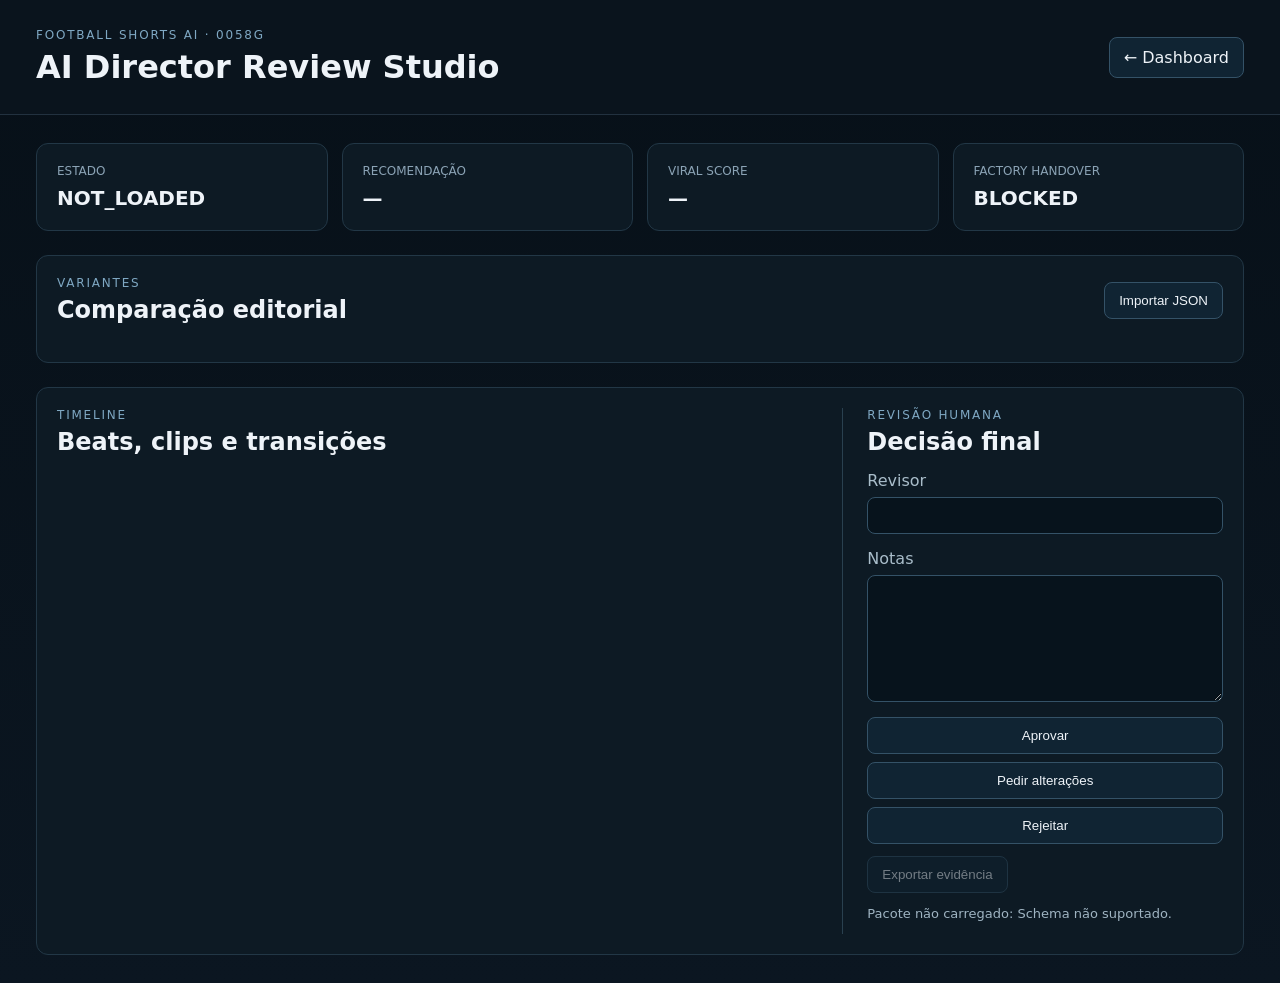
<file: dashboard/ai-director-review.html>
<!doctype html>
<html lang="pt">
<head>
  <meta charset="utf-8">
  <meta name="viewport" content="width=device-width,initial-scale=1">
  <title>AI Director Review Studio</title>
  <link rel="stylesheet" href="assets/ai-director-review.css">
</head>
<body>
  <header class="topbar">
    <div>
      <p class="eyebrow">FOOTBALL SHORTS AI · 0058G</p>
      <h1>AI Director Review Studio</h1>
    </div>
    <a class="back" href="index.html">← Dashboard</a>
  </header>

  <main>
    <section class="status-grid" aria-label="Estado do AI Director">
      <article><span>Estado</span><strong id="directorState">NOT_LOADED</strong></article>
      <article><span>Recomendação</span><strong id="recommendedVariant">—</strong></article>
      <article><span>Viral score</span><strong id="viralScore">—</strong></article>
      <article><span>Factory handover</span><strong id="handoverState">BLOCKED</strong></article>
    </section>

    <section class="panel">
      <div class="panel-head">
        <div>
          <p class="eyebrow">VARIANTES</p>
          <h2>Comparação editorial</h2>
        </div>
        <button id="importButton" type="button">Importar JSON</button>
        <input id="fileInput" type="file" accept="application/json" hidden>
      </div>
      <div id="variantGrid" class="variant-grid"></div>
    </section>

    <section class="panel two-column">
      <div>
        <p class="eyebrow">TIMELINE</p>
        <h2>Beats, clips e transições</h2>
        <div id="timeline" class="timeline"></div>
      </div>
      <aside>
        <p class="eyebrow">REVISÃO HUMANA</p>
        <h2>Decisão final</h2>
        <label>Revisor<input id="reviewer" type="text" autocomplete="name"></label>
        <label>Notas<textarea id="notes" rows="7"></textarea></label>
        <div class="decision-row">
          <button data-decision="approved" type="button">Aprovar</button>
          <button data-decision="changes_requested" type="button">Pedir alterações</button>
          <button data-decision="rejected" type="button">Rejeitar</button>
        </div>
        <button id="exportButton" type="button" disabled>Exportar evidência</button>
        <p id="reviewMessage" class="message">Carregue um pacote válido.</p>
      </aside>
    </section>
  </main>

  <script src="assets/ai-director-review.js"></script>
</body>
</html>
</file>
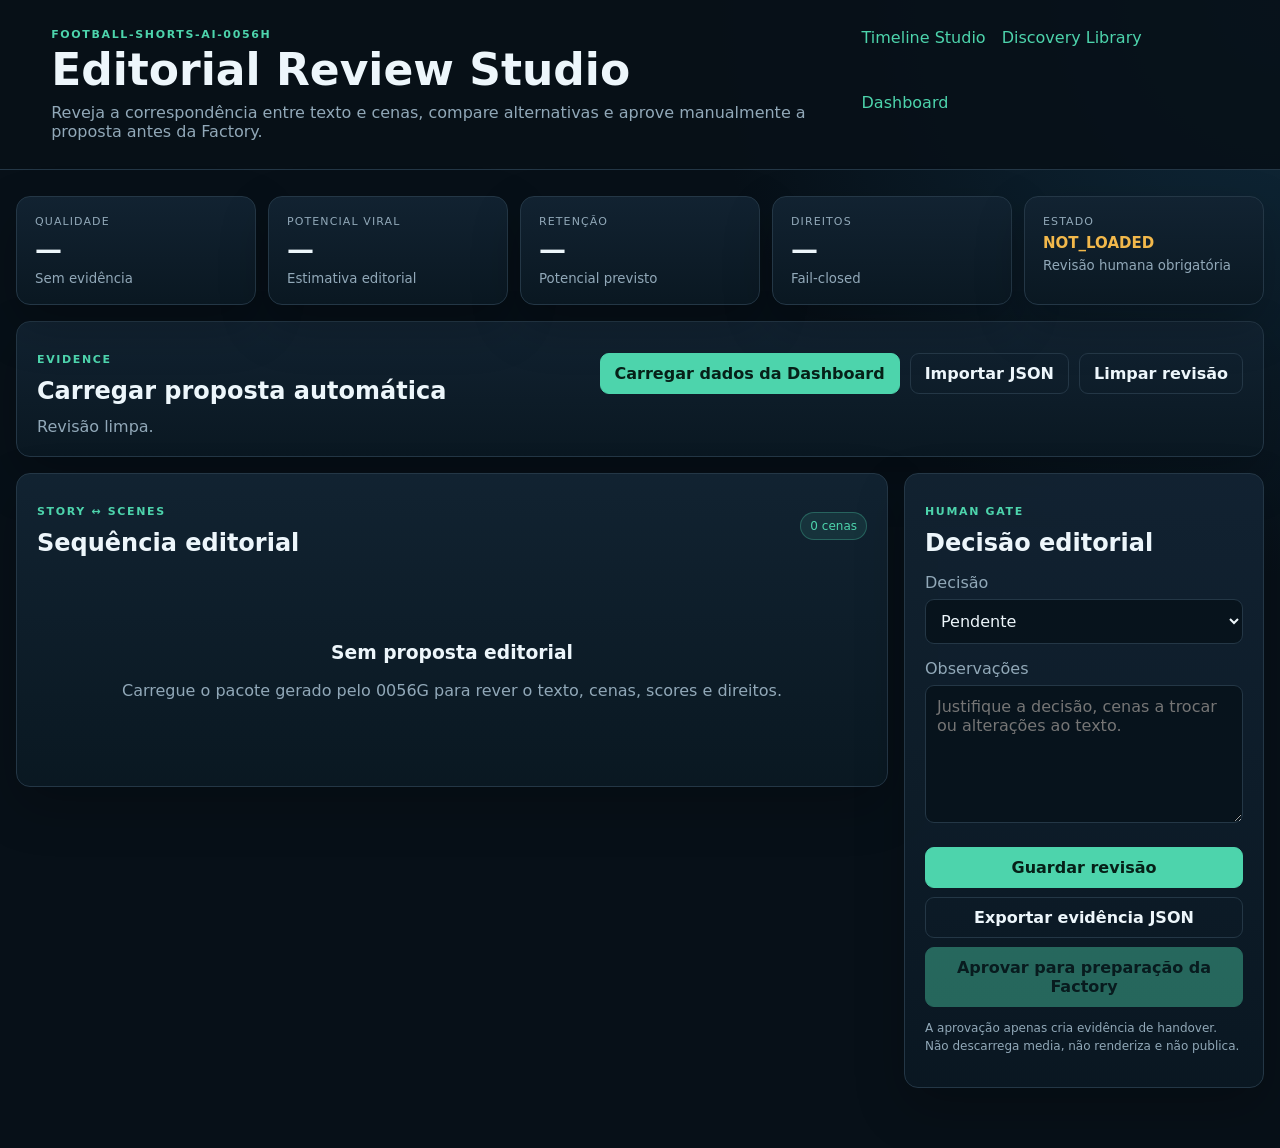
<file: dashboard/editorial-review.html>
<!DOCTYPE html>
<html lang="pt-PT">
<head>
  <meta charset="UTF-8">
  <meta name="viewport" content="width=device-width, initial-scale=1.0">
  <meta name="description" content="Football Shorts AI Editorial Review Studio">
  <title>Editorial Review · Football Shorts AI</title>
  <link rel="stylesheet" href="assets/editorial-review.css">
</head>
<body>
  <header class="topbar">
    <div>
      <p class="eyebrow">FOOTBALL-SHORTS-AI-0056H</p>
      <h1>Editorial Review Studio</h1>
      <p>Reveja a correspondência entre texto e cenas, compare alternativas e aprove manualmente a proposta antes da Factory.</p>
    </div>
    <nav>
      <a href="timeline-studio.html">Timeline Studio</a>
      <a href="discovery.html">Discovery Library</a>
      <a href="index.html">Dashboard</a>
    </nav>
  </header>

  <main class="review-shell">
    <section class="score-grid" aria-label="Resumo editorial">
      <article class="score-card"><span>QUALIDADE</span><strong id="quality-score">—</strong><small id="quality-band">Sem evidência</small></article>
      <article class="score-card"><span>POTENCIAL VIRAL</span><strong id="viral-score">—</strong><small>Estimativa editorial</small></article>
      <article class="score-card"><span>RETENÇÃO</span><strong id="retention-score">—</strong><small>Potencial previsto</small></article>
      <article class="score-card"><span>DIREITOS</span><strong id="rights-score">—</strong><small id="rights-state">Fail-closed</small></article>
      <article class="score-card"><span>ESTADO</span><strong id="review-state" class="status warning">NOT_LOADED</strong><small>Revisão humana obrigatória</small></article>
    </section>

    <section class="toolbar panel">
      <div>
        <p class="eyebrow">EVIDENCE</p>
        <h2>Carregar proposta automática</h2>
      </div>
      <div class="toolbar-actions">
        <button id="load-dashboard-data" type="button">Carregar dados da Dashboard</button>
        <label class="file-button">Importar JSON<input id="import-json" type="file" accept="application/json"></label>
        <button id="reset-review" type="button" class="secondary">Limpar revisão</button>
      </div>
      <p id="load-message" class="helper">Procura `data/editorial_review_package.json` e, em alternativa, evidência guardada localmente.</p>
    </section>

    <section class="workspace-grid">
      <article class="panel sequence-panel">
        <div class="section-heading">
          <div><p class="eyebrow">STORY ↔ SCENES</p><h2>Sequência editorial</h2></div>
          <span id="scene-count" class="pill">0 cenas</span>
        </div>
        <div id="scene-list" class="scene-list" aria-live="polite"></div>
      </article>

      <aside class="panel inspector">
        <div class="section-heading"><div><p class="eyebrow">HUMAN GATE</p><h2>Decisão editorial</h2></div></div>
        <label>Decisão
          <select id="decision">
            <option value="pending">Pendente</option>
            <option value="approved">Aprovar proposta</option>
            <option value="changes_requested">Pedir alterações</option>
            <option value="rejected">Rejeitar</option>
          </select>
        </label>
        <label>Observações
          <textarea id="review-notes" rows="6" maxlength="2000" placeholder="Justifique a decisão, cenas a trocar ou alterações ao texto."></textarea>
        </label>
        <div id="blockers" class="blockers"></div>
        <button id="save-review" type="button">Guardar revisão</button>
        <button id="export-review" type="button" class="secondary">Exportar evidência JSON</button>
        <button id="approve-factory" type="button" disabled>Aprovar para preparação da Factory</button>
        <p class="safety-note">A aprovação apenas cria evidência de handover. Não descarrega media, não renderiza e não publica.</p>
      </aside>
    </section>
  </main>

  <template id="empty-template">
    <div class="empty-state"><h3>Sem proposta editorial</h3><p>Carregue o pacote gerado pelo 0056G para rever o texto, cenas, scores e direitos.</p></div>
  </template>

  <script src="assets/editorial-review.js"></script>
</body>
</html>
</file>
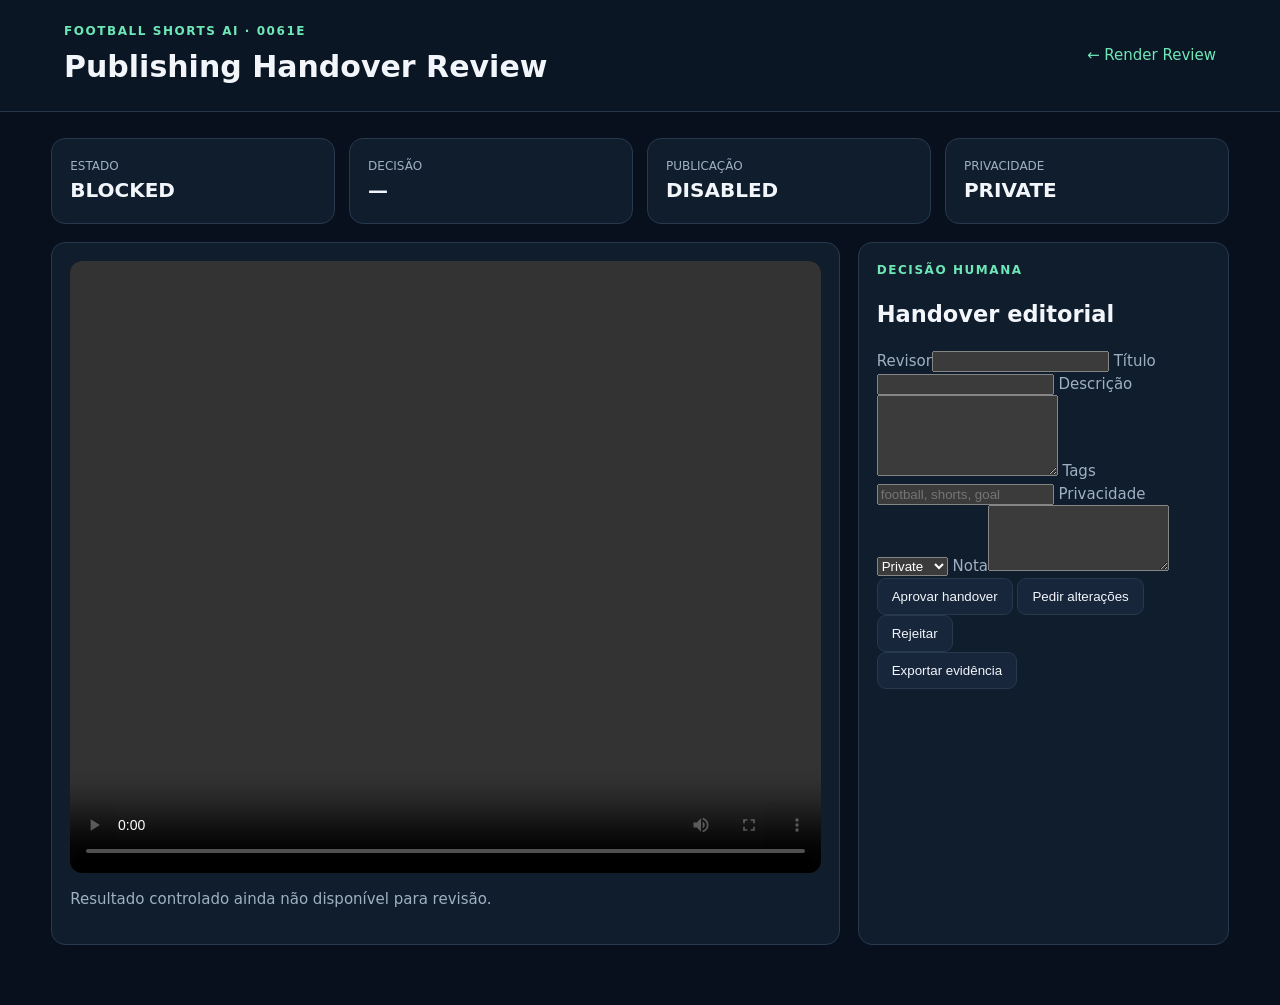
<file: dashboard/publishing-handover.html>
<!doctype html>
<html lang="pt-PT">
<head>
  <meta charset="utf-8">
  <meta name="viewport" content="width=device-width,initial-scale=1">
  <title>Publishing Handover Review</title>
  <link rel="stylesheet" href="assets/video-preview.css">
</head>
<body>
  <header class="topbar">
    <div><p class="eyebrow">FOOTBALL SHORTS AI · 0061E</p><h1>Publishing Handover Review</h1></div>
    <a href="render-review.html">← Render Review</a>
  </header>
  <main>
    <section class="status-grid">
      <article><span>Estado</span><strong id="handoverState">BLOCKED</strong></article>
      <article><span>Decisão</span><strong id="decisionState">—</strong></article>
      <article><span>Publicação</span><strong id="publishState">DISABLED</strong></article>
      <article><span>Privacidade</span><strong id="privacyState">PRIVATE</strong></article>
    </section>
    <section class="player-grid">
      <article class="player-panel">
        <video id="finalVideo" controls playsinline preload="metadata"></video>
        <p id="message" class="message">A publicação permanece desativada.</p>
      </article>
      <aside class="panel">
        <p class="eyebrow">DECISÃO HUMANA</p>
        <h2>Handover editorial</h2>
        <label>Revisor<input id="reviewer" type="text"></label>
        <label>Título<input id="title" type="text"></label>
        <label>Descrição<textarea id="description" rows="5"></textarea></label>
        <label>Tags<input id="tags" type="text" placeholder="football, shorts, goal"></label>
        <label>Privacidade<select id="privacy"><option value="private">Private</option><option value="unlisted">Unlisted</option><option value="public">Public</option></select></label>
        <label>Nota<textarea id="note" rows="4"></textarea></label>
        <div class="decision-row">
          <button data-decision="approved" type="button">Aprovar handover</button>
          <button data-decision="changes_requested" type="button">Pedir alterações</button>
          <button data-decision="rejected" type="button">Rejeitar</button>
        </div>
        <button id="exportButton" type="button" disabled>Exportar evidência</button>
      </aside>
    </section>
  </main>
  <script src="assets/publishing-handover.js"></script>
</body>
</html>
</file>
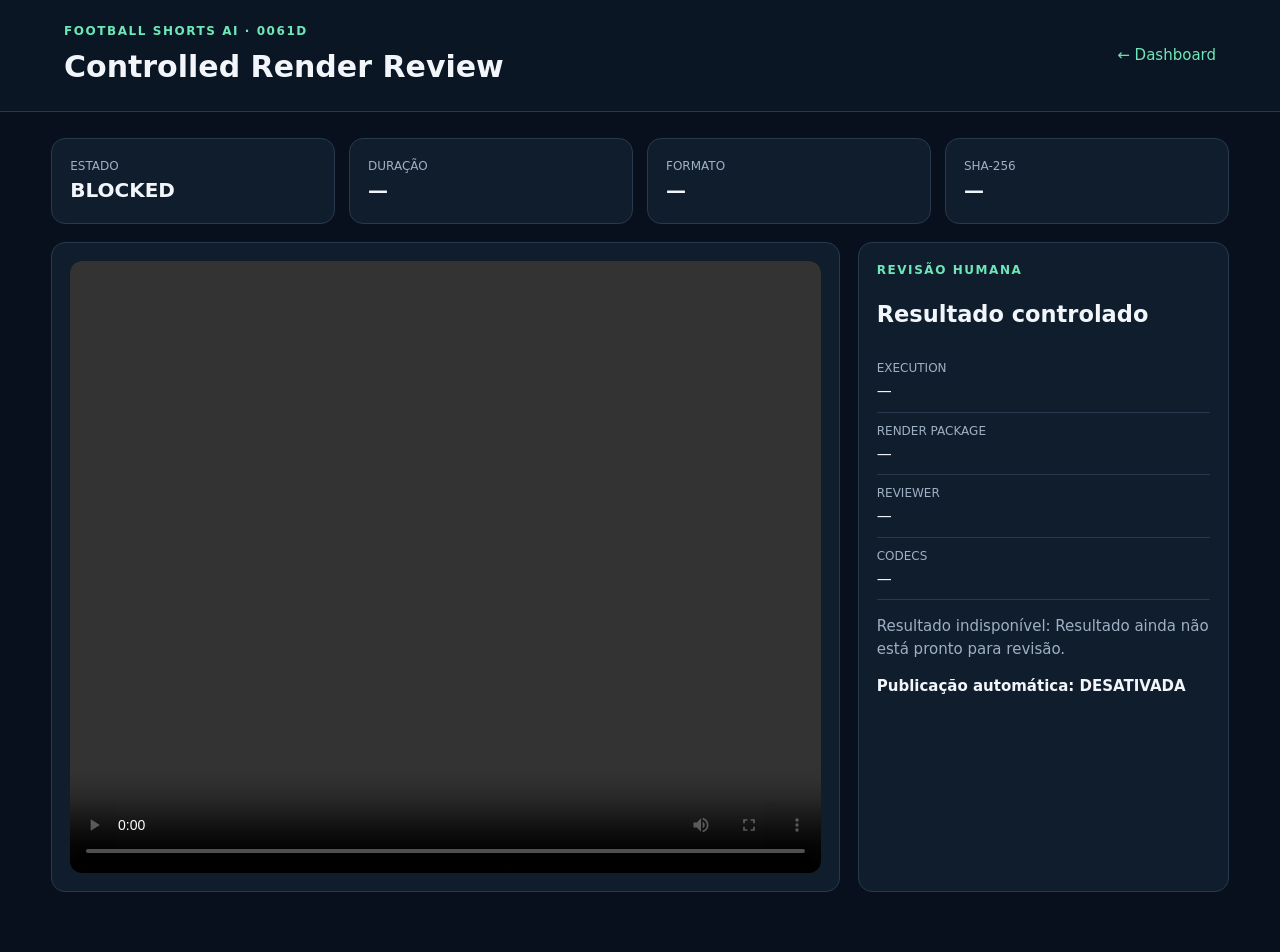
<file: dashboard/render-review.html>
<!doctype html>
<html lang="pt-PT">
<head>
  <meta charset="utf-8">
  <meta name="viewport" content="width=device-width,initial-scale=1">
  <title>Controlled Render Review</title>
  <link rel="stylesheet" href="assets/video-preview.css">
</head>
<body>
  <header class="topbar">
    <div><p class="eyebrow">FOOTBALL SHORTS AI · 0061D</p><h1>Controlled Render Review</h1></div>
    <a href="index.html">← Dashboard</a>
  </header>
  <main>
    <section class="status-grid">
      <article><span>Estado</span><strong id="reviewState">NOT_LOADED</strong></article>
      <article><span>Duração</span><strong id="duration">—</strong></article>
      <article><span>Formato</span><strong id="format">—</strong></article>
      <article><span>SHA-256</span><strong id="digest">—</strong></article>
    </section>
    <section class="player-grid">
      <article class="player-panel">
        <video id="renderVideo" controls playsinline preload="metadata"></video>
      </article>
      <aside class="panel">
        <p class="eyebrow">REVISÃO HUMANA</p>
        <h2>Resultado controlado</h2>
        <dl>
          <div><dt>Execution</dt><dd id="executionId">—</dd></div>
          <div><dt>Render package</dt><dd id="packageId">—</dd></div>
          <div><dt>Reviewer</dt><dd id="reviewer">—</dd></div>
          <div><dt>Codecs</dt><dd id="codecs">—</dd></div>
        </dl>
        <p id="message" class="message">Aguardando resultado real do workflow controlado.</p>
        <p><strong>Publicação automática: DESATIVADA</strong></p>
      </aside>
    </section>
  </main>
  <script src="assets/render-review.js"></script>
</body>
</html>
</file>
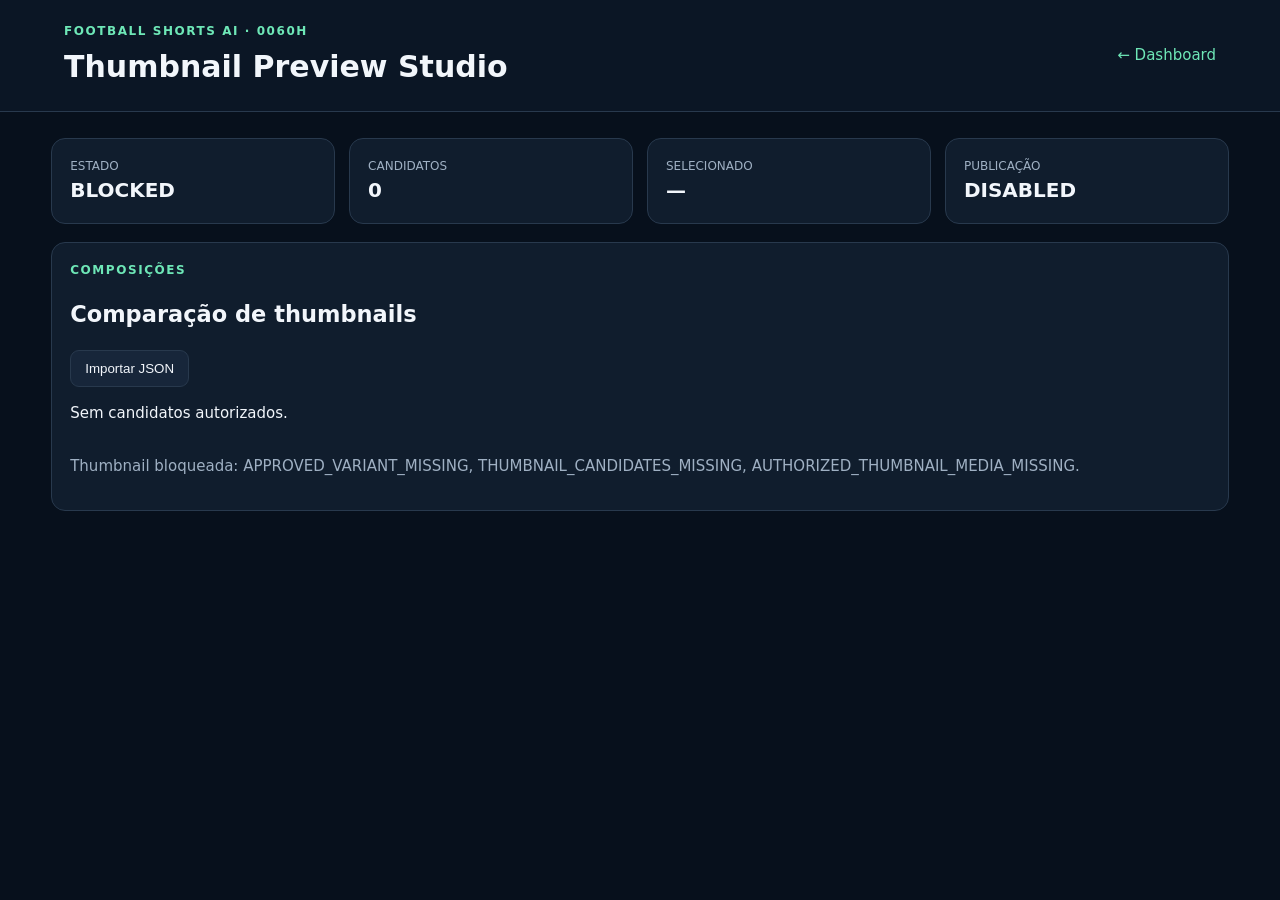
<file: dashboard/thumbnail-preview.html>
<!doctype html>
<html lang="pt-PT">
<head>
  <meta charset="utf-8">
  <meta name="viewport" content="width=device-width,initial-scale=1">
  <title>Thumbnail Preview Studio</title>
  <link rel="stylesheet" href="assets/video-preview.css">
  <style>
    .thumbnail-grid{display:grid;grid-template-columns:repeat(auto-fit,minmax(260px,1fr));gap:1rem}
    .thumbnail-card{background:#111827;border:1px solid #263247;border-radius:16px;overflow:hidden;text-align:left;color:inherit;padding:0;cursor:pointer}
    .thumbnail-card.selected{outline:2px solid #60a5fa}
    .thumbnail-stage{position:relative;aspect-ratio:16/9;background:#030712;overflow:hidden}
    .thumbnail-stage img{width:100%;height:100%;object-fit:cover;display:block}
    .thumbnail-copy{position:absolute;inset:auto 5% 8% 5%;text-shadow:0 3px 12px #000}
    .thumbnail-copy strong{display:block;font-size:clamp(1.3rem,4vw,2.7rem);line-height:.9;text-transform:uppercase}
    .thumbnail-copy span{display:block;margin-top:.45rem;font-weight:700}
    .thumbnail-meta{padding:1rem;display:grid;gap:.35rem}
  </style>
</head>
<body>
  <header class="topbar">
    <div><p class="eyebrow">FOOTBALL SHORTS AI · 0060H</p><h1>Thumbnail Preview Studio</h1></div>
    <a href="index.html">← Dashboard</a>
  </header>
  <main>
    <section class="status-grid">
      <article><span>Estado</span><strong id="compositionState">NOT_LOADED</strong></article>
      <article><span>Candidatos</span><strong id="candidateCount">0</strong></article>
      <article><span>Selecionado</span><strong id="selectedCandidate">—</strong></article>
      <article><span>Publicação</span><strong>DISABLED</strong></article>
    </section>
    <section class="panel">
      <div class="panel-head">
        <div><p class="eyebrow">COMPOSIÇÕES</p><h2>Comparação de thumbnails</h2></div>
        <button id="importButton" type="button">Importar JSON</button>
        <input id="fileInput" type="file" accept="application/json" hidden>
      </div>
      <div id="thumbnailGrid" class="thumbnail-grid"></div>
      <p id="message" class="message">Apenas imagens próprias ou licenciadas podem ser pré-visualizadas.</p>
    </section>
  </main>
  <script src="assets/thumbnail-preview.js"></script>
</body>
</html>
</file>
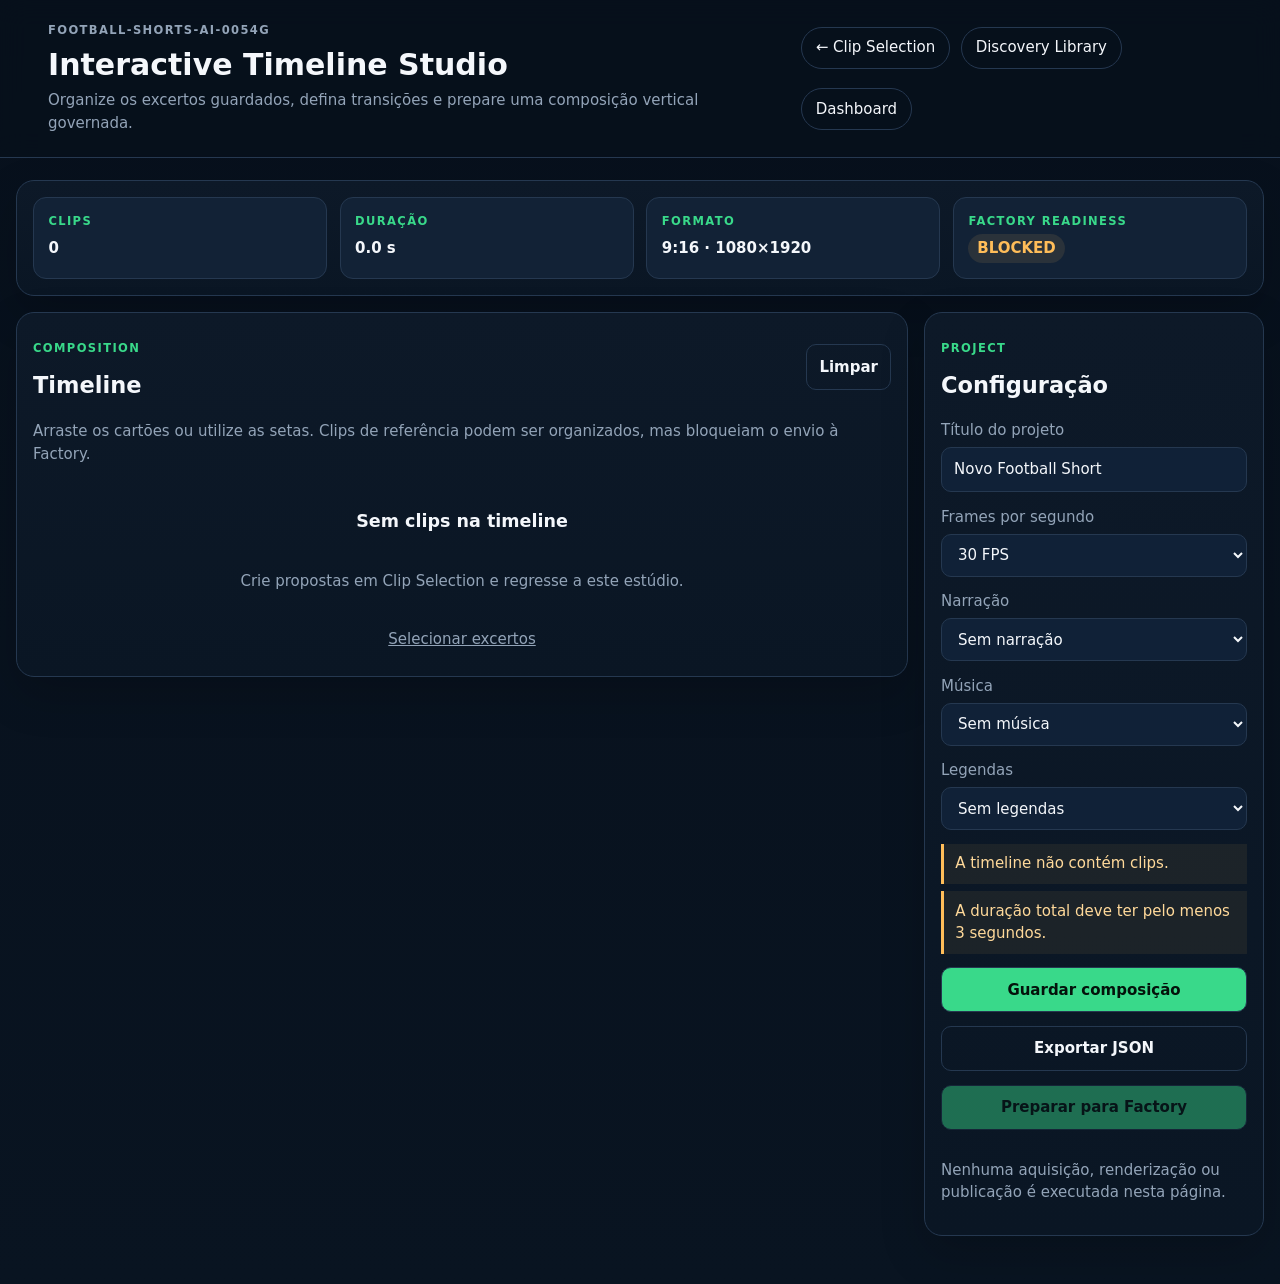
<file: dashboard/timeline-studio.html>
<!DOCTYPE html>
<html lang="pt-PT">
<head>
  <meta charset="UTF-8">
  <meta name="viewport" content="width=device-width, initial-scale=1.0">
  <meta name="description" content="Football Shorts AI Interactive Timeline Studio">
  <title>Timeline Studio · Football Shorts AI</title>
  <link rel="stylesheet" href="assets/timeline-studio.css">
</head>
<body>
  <header class="topbar">
    <div>
      <p class="eyebrow">FOOTBALL-SHORTS-AI-0054G</p>
      <h1>Interactive Timeline Studio</h1>
      <p>Organize os excertos guardados, defina transições e prepare uma composição vertical governada.</p>
    </div>
    <nav>
      <a href="clip-selection.html">← Clip Selection</a>
      <a href="discovery.html">Discovery Library</a>
      <a href="index.html">Dashboard</a>
    </nav>
  </header>

  <main class="studio-shell">
    <section class="panel summary-panel">
      <div>
        <span class="label">CLIPS</span>
        <strong id="clip-count">0</strong>
      </div>
      <div>
        <span class="label">DURAÇÃO</span>
        <strong id="total-duration">0.0 s</strong>
      </div>
      <div>
        <span class="label">FORMATO</span>
        <strong>9:16 · 1080×1920</strong>
      </div>
      <div>
        <span class="label">FACTORY READINESS</span>
        <strong id="factory-status" class="status warning">BLOCKED</strong>
      </div>
    </section>

    <section class="workspace-grid">
      <article class="panel">
        <div class="section-heading">
          <div>
            <p class="eyebrow">COMPOSITION</p>
            <h2>Timeline</h2>
          </div>
          <button id="clear-timeline" type="button" class="secondary">Limpar</button>
        </div>
        <p class="helper">Arraste os cartões ou utilize as setas. Clips de referência podem ser organizados, mas bloqueiam o envio à Factory.</p>
        <div id="timeline-list" class="timeline-list" aria-live="polite"></div>
      </article>

      <aside class="panel inspector">
        <div class="section-heading">
          <div>
            <p class="eyebrow">PROJECT</p>
            <h2>Configuração</h2>
          </div>
        </div>

        <label>Título do projeto
          <input id="project-title" type="text" maxlength="120" value="Novo Football Short">
        </label>

        <label>Frames por segundo
          <select id="fps">
            <option value="24">24 FPS</option>
            <option value="25">25 FPS</option>
            <option value="30" selected>30 FPS</option>
            <option value="50">50 FPS</option>
            <option value="60">60 FPS</option>
          </select>
        </label>

        <label>Narração
          <select id="voiceover-state">
            <option value="none">Sem narração</option>
            <option value="planned">Planeada</option>
            <option value="ready">Pronta</option>
          </select>
        </label>

        <label>Música
          <select id="music-state">
            <option value="none">Sem música</option>
            <option value="planned">Planeada</option>
            <option value="ready">Pronta</option>
          </select>
        </label>

        <label>Legendas
          <select id="captions-state">
            <option value="none">Sem legendas</option>
            <option value="planned">Planeadas</option>
            <option value="ready">Prontas</option>
          </select>
        </label>

        <div id="blockers" class="blockers"></div>

        <button id="save-project" type="button">Guardar composição</button>
        <button id="export-project" type="button" class="secondary">Exportar JSON</button>
        <button id="prepare-factory" type="button" disabled>Preparar para Factory</button>

        <p class="safety-note">Nenhuma aquisição, renderização ou publicação é executada nesta página.</p>
      </aside>
    </section>
  </main>

  <template id="empty-template">
    <div class="empty-state">
      <h3>Sem clips na timeline</h3>
      <p>Crie propostas em Clip Selection e regresse a este estúdio.</p>
      <a href="clip-selection.html">Selecionar excertos</a>
    </div>
  </template>

  <script src="assets/timeline-studio.js"></script>
</body>
</html>
</file>
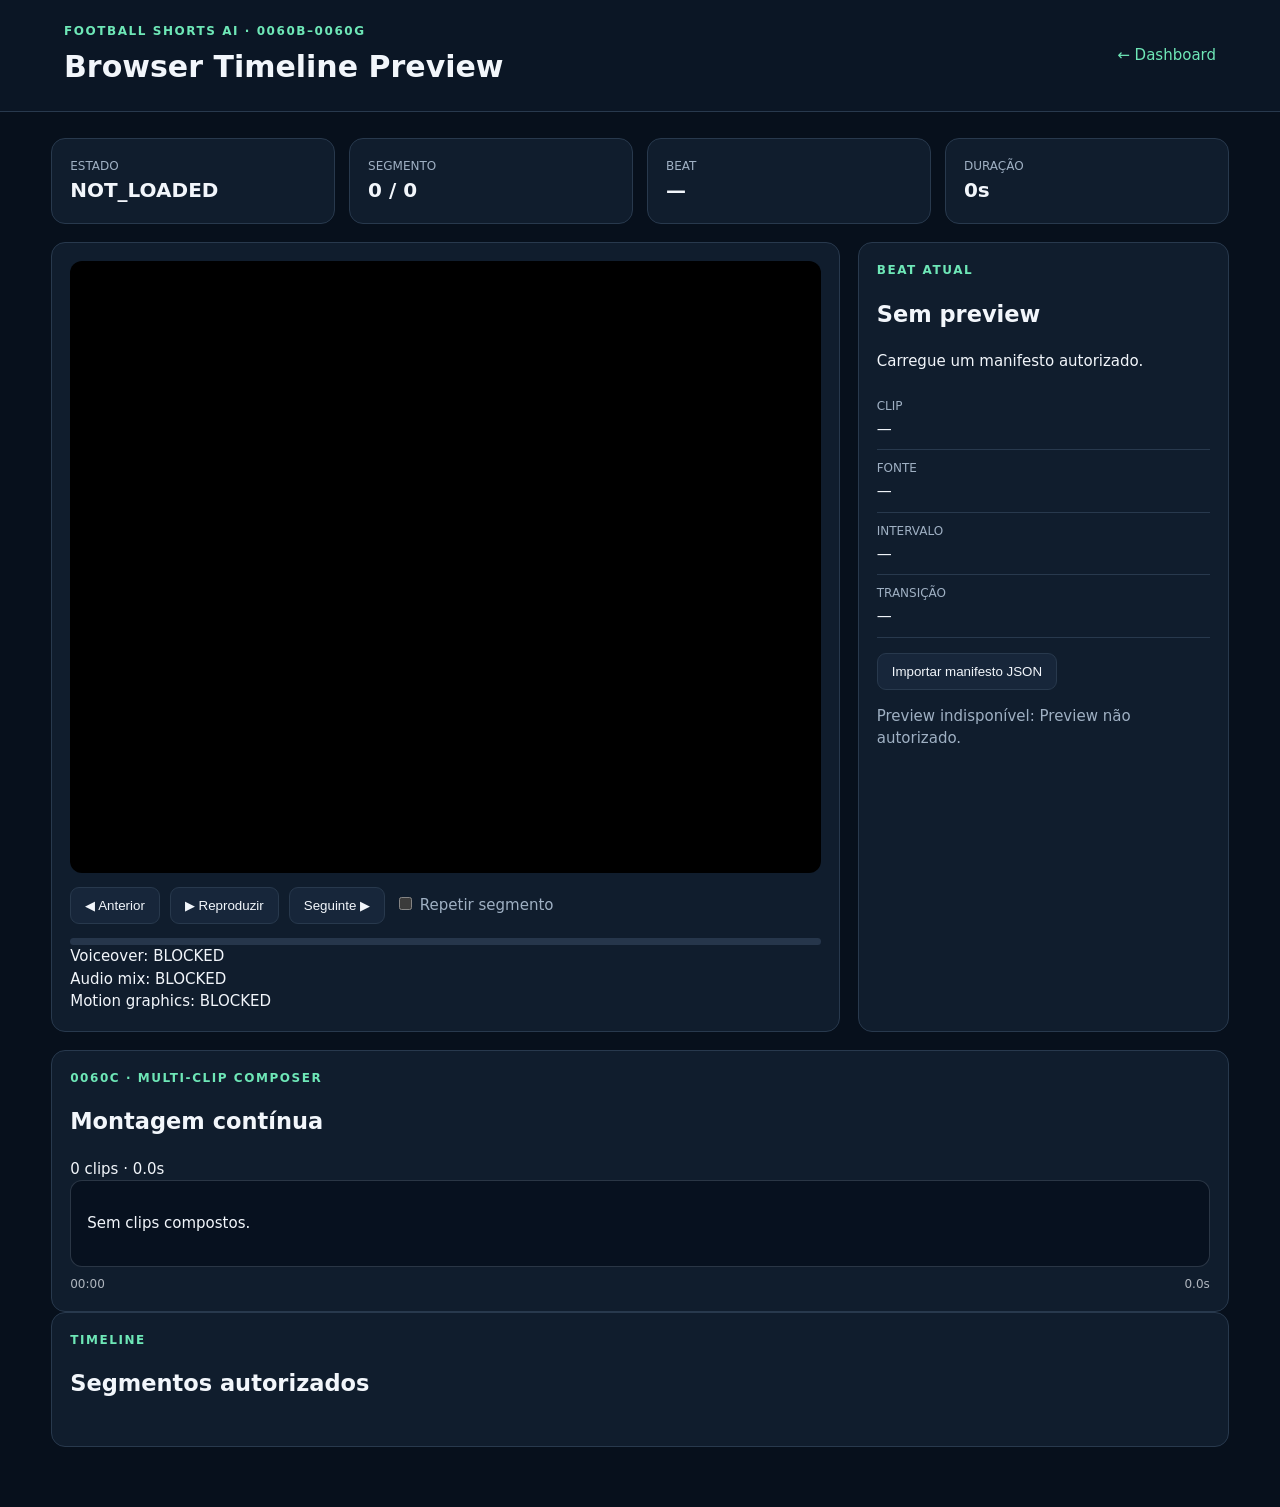
<file: dashboard/video-preview.html>
<!doctype html>
<html lang="pt-PT">
<head>
  <meta charset="utf-8">
  <meta name="viewport" content="width=device-width,initial-scale=1">
  <title>Video Factory Preview</title>
  <link rel="stylesheet" href="assets/video-preview.css">
</head>
<body>
  <header class="topbar">
    <div><p class="eyebrow">FOOTBALL SHORTS AI · 0060B–0060G</p><h1>Browser Timeline Preview</h1></div>
    <a href="index.html">← Dashboard</a>
  </header>
  <main>
    <section class="status-grid">
      <article><span>Estado</span><strong id="previewState">NOT_LOADED</strong></article>
      <article><span>Segmento</span><strong id="segmentPosition">0 / 0</strong></article>
      <article><span>Beat</span><strong id="currentRole">—</strong></article>
      <article><span>Duração</span><strong id="totalDuration">0s</strong></article>
    </section>
    <section class="player-grid">
      <article class="player-panel">
        <video id="previewVideo" playsinline preload="metadata"></video>
        <div class="controls">
          <button id="previousButton" type="button">◀ Anterior</button>
          <button id="playButton" type="button">▶ Reproduzir</button>
          <button id="nextButton" type="button">Seguinte ▶</button>
          <label><input id="loopSegment" type="checkbox"> Repetir segmento</label>
        </div>
        <div class="progress"><div id="progressValue"></div></div>
      </article>
      <aside class="panel">
        <p class="eyebrow">BEAT ATUAL</p>
        <h2 id="beatTitle">Sem preview</h2>
        <p id="scriptText">Carregue um manifesto autorizado.</p>
        <dl>
          <div><dt>Clip</dt><dd id="clipId">—</dd></div>
          <div><dt>Fonte</dt><dd id="sourceUri">—</dd></div>
          <div><dt>Intervalo</dt><dd id="sourceRange">—</dd></div>
          <div><dt>Transição</dt><dd id="transition">—</dd></div>
        </dl>
        <button id="importButton" type="button">Importar manifesto JSON</button>
        <input id="fileInput" type="file" accept="application/json" hidden>
        <p id="message" class="message">A reprodução exige preview_state=preview_ready e preview_allowed=true.</p>
      </aside>
    </section>
    <section id="multiClipComposer" class="panel" aria-label="Multi-Clip Timeline Composer"></section>
    <section class="panel"><p class="eyebrow">TIMELINE</p><h2>Segmentos autorizados</h2><div id="timeline" class="timeline"></div></section>
  </main>
  <script src="assets/video-preview.js"></script>
  <script src="assets/multi-clip-timeline-composer.js"></script>
  <script src="assets/video-subtitle-overlay.js"></script>
  <script src="assets/video-voiceover-preview.js"></script>
  <script src="assets/video-audio-mix-preview.js"></script>
  <script src="assets/video-motion-graphics-overlay.js"></script>
</body>
</html>
</file>
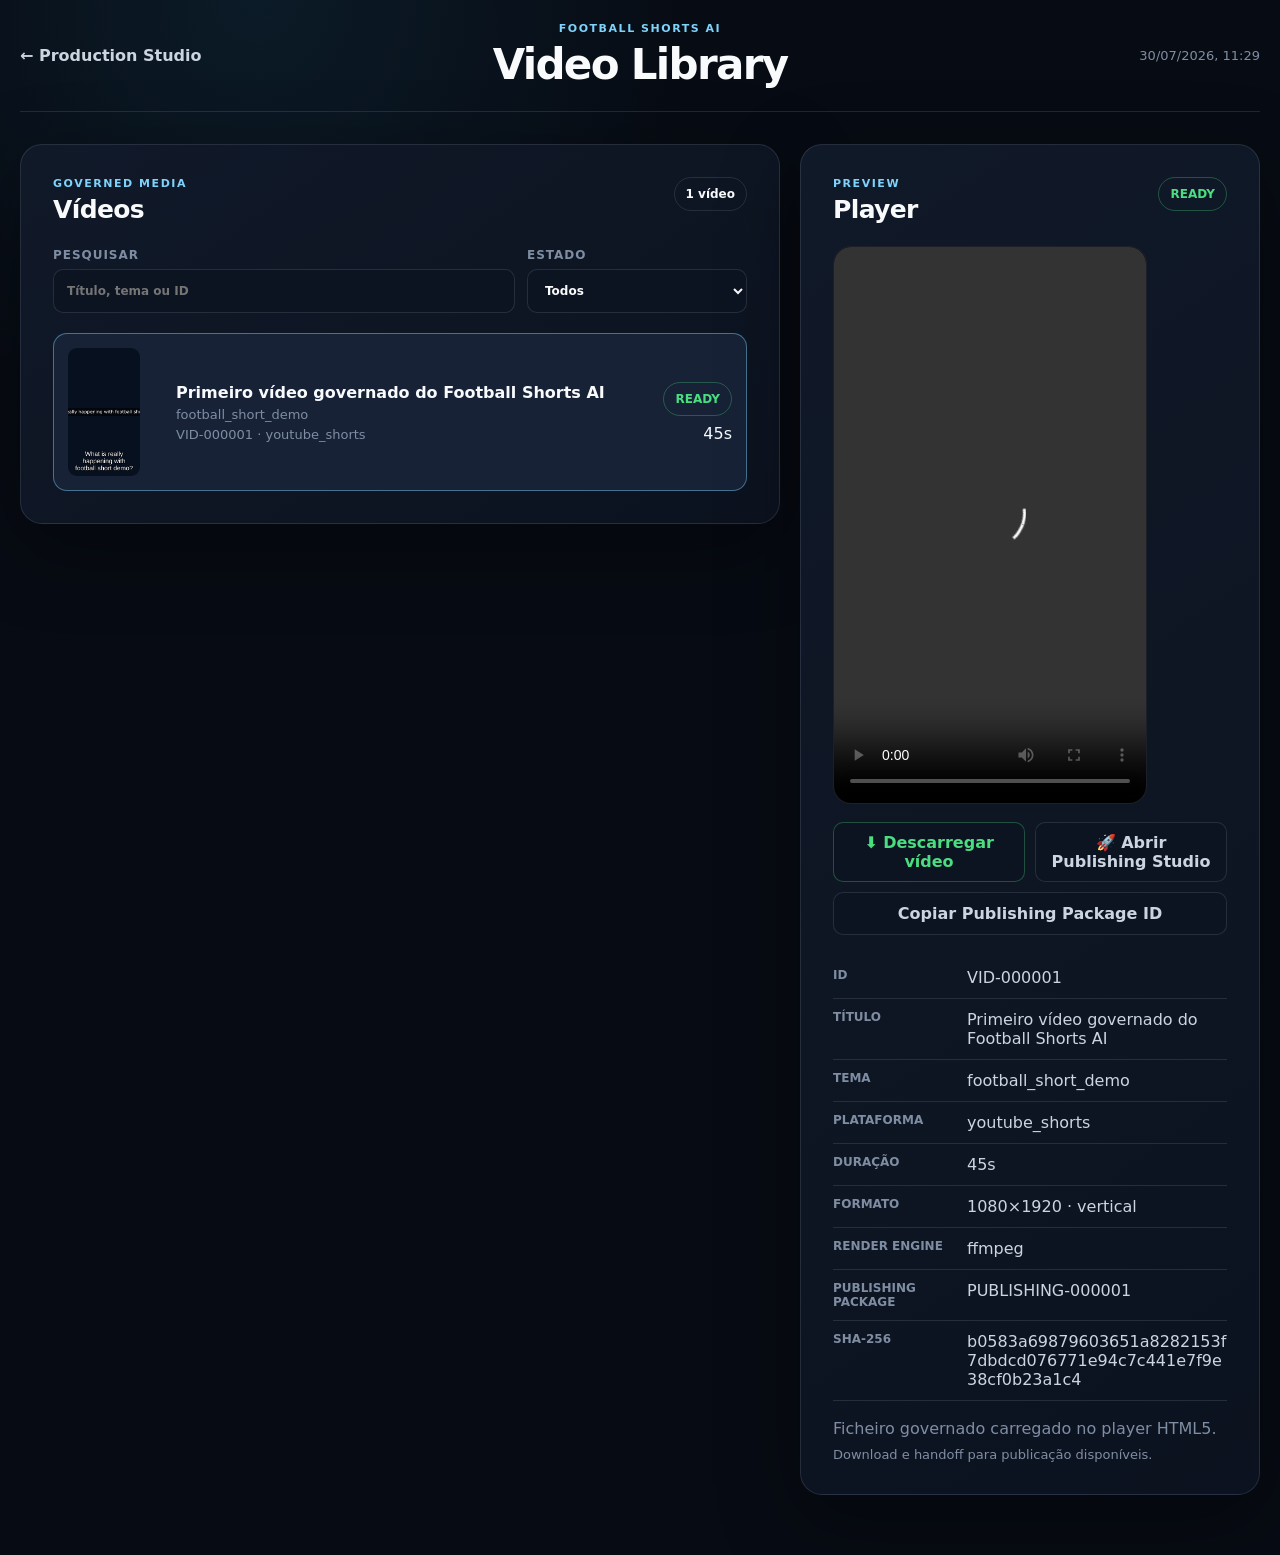
<file: dashboard/videos.html>
<!DOCTYPE html>
<html lang="pt-PT">
<head>
    <meta charset="UTF-8">
    <meta name="viewport" content="width=device-width, initial-scale=1.0">
    <meta name="description" content="Football Shorts AI governed video library">
    <title>Video Library · Football Shorts AI</title>
    <link rel="stylesheet" href="assets/video-library.css">
</head>
<body>
    <header class="topbar">
        <a class="back-link" href="index.html" aria-label="Voltar ao Production Studio">← Production Studio</a>
        <div>
            <p class="eyebrow">FOOTBALL SHORTS AI</p>
            <h1>Video Library</h1>
        </div>
        <span id="library-generated-at" class="generated-at">A carregar…</span>
    </header>

    <main class="layout">
        <section class="library-panel" aria-labelledby="library-title">
            <div class="section-heading">
                <div>
                    <p class="eyebrow">GOVERNED MEDIA</p>
                    <h2 id="library-title">Vídeos</h2>
                </div>
                <span id="video-count" class="count-badge">0 vídeos</span>
            </div>

            <div class="toolbar" role="search">
                <label>
                    <span>Pesquisar</span>
                    <input id="video-search" type="search" placeholder="Título, tema ou ID">
                </label>
                <label>
                    <span>Estado</span>
                    <select id="video-status-filter">
                        <option value="all">Todos</option>
                        <option value="draft">Draft</option>
                        <option value="rendering">Rendering</option>
                        <option value="ready">Ready</option>
                        <option value="failed">Failed</option>
                        <option value="published">Published</option>
                    </select>
                </label>
            </div>

            <div id="video-list" class="video-list" aria-live="polite">
                <p class="empty-state">A carregar biblioteca de vídeos…</p>
            </div>
        </section>

        <aside class="player-panel" aria-labelledby="player-title">
            <div class="section-heading">
                <div>
                    <p class="eyebrow">PREVIEW</p>
                    <h2 id="player-title">Player</h2>
                </div>
                <span id="player-status" class="status-badge status-neutral">SEM SELEÇÃO</span>
            </div>

            <div id="player-shell" class="player-shell">
                <video id="video-player" controls playsinline preload="metadata" hidden></video>
                <div id="player-placeholder" class="player-placeholder">
                    <strong>Selecione um vídeo</strong>
                    <span>O player é ativado quando existir um ficheiro governado MP4 ou WebM.</span>
                </div>
            </div>

            <div class="video-actions" aria-label="Ações governadas do vídeo">
                <a id="download-video-action" class="action-button action-primary is-disabled" href="#" download aria-disabled="true">
                    ⬇ Descarregar vídeo
                </a>
                <a id="publishing-studio-action" class="action-button is-disabled" href="index.html#publishing" aria-disabled="true">
                    🚀 Abrir Publishing Studio
                </a>
                <button id="copy-publishing-id-action" class="action-button" type="button" disabled>
                    Copiar Publishing Package ID
                </button>
            </div>

            <dl class="video-details">
                <div><dt>ID</dt><dd id="detail-id">—</dd></div>
                <div><dt>Título</dt><dd id="detail-title">—</dd></div>
                <div><dt>Tema</dt><dd id="detail-topic">—</dd></div>
                <div><dt>Plataforma</dt><dd id="detail-platform">—</dd></div>
                <div><dt>Duração</dt><dd id="detail-duration">—</dd></div>
                <div><dt>Formato</dt><dd id="detail-format">—</dd></div>
                <div><dt>Render engine</dt><dd id="detail-render-engine">—</dd></div>
                <div><dt>Publishing package</dt><dd id="detail-publishing-package">—</dd></div>
                <div><dt>SHA-256</dt><dd id="detail-checksum">—</dd></div>
            </dl>

            <p id="player-message" class="player-message" aria-live="polite">Nenhum vídeo selecionado.</p>
            <p id="action-message" class="action-message" aria-live="polite">As ações permanecem bloqueadas até existir evidência suficiente.</p>
        </aside>
    </main>

    <section id="video-library-error" class="error-panel" hidden role="alert">
        <h2>Não foi possível carregar a biblioteca</h2>
        <p id="video-library-error-message">Erro desconhecido.</p>
    </section>

    <script src="assets/video-library.js"></script>
</body>
</html>
</file>
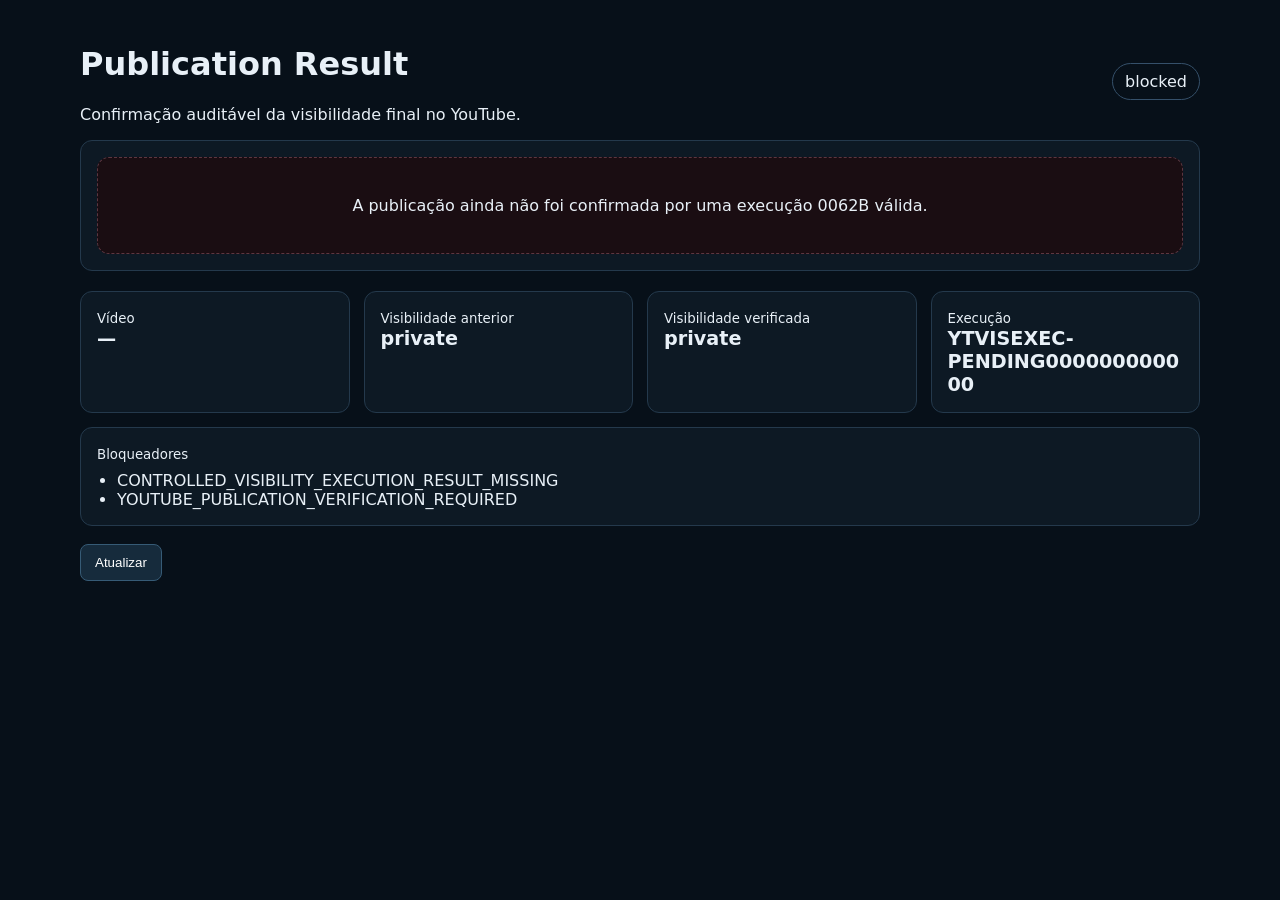
<file: dashboard/youtube-publication-result.html>
<!doctype html>
<html lang="pt">
<head>
  <meta charset="utf-8">
  <meta name="viewport" content="width=device-width,initial-scale=1">
  <title>YouTube Publication Result</title>
  <style>
    :root{color-scheme:dark;background:#071019;color:#e8f0f7;font-family:Inter,system-ui,sans-serif}
    body{margin:0;padding:24px;max-width:1120px;margin-inline:auto}.top{display:flex;justify-content:space-between;gap:16px;align-items:center;flex-wrap:wrap}.badge{padding:8px 12px;border:1px solid #35506a;border-radius:999px}.grid{display:grid;grid-template-columns:repeat(auto-fit,minmax(220px,1fr));gap:14px;margin-top:20px}.card{background:#0d1924;border:1px solid #24394c;border-radius:12px;padding:16px}.value{font-size:1.2rem;font-weight:700;word-break:break-word}.player{aspect-ratio:16/9;width:100%;border:0;border-radius:12px;background:#02060a}.blocked{padding:38px;text-align:center;border:1px dashed #5d3640;border-radius:12px;background:#1a0d12}.actions{display:flex;gap:12px;flex-wrap:wrap;margin-top:18px}a{color:#8bc8ff}button{background:#162b3c;color:#fff;border:1px solid #365b76;border-radius:8px;padding:10px 14px;cursor:pointer}ul{margin:8px 0 0;padding-left:20px}
  </style>
</head>
<body>
  <header class="top"><div><h1>Publication Result</h1><p>Confirmação auditável da visibilidade final no YouTube.</p></div><span id="state" class="badge">loading</span></header>
  <main>
    <section id="media" class="card"></section>
    <section class="grid">
      <article class="card"><small>Vídeo</small><div id="videoId" class="value">—</div></article>
      <article class="card"><small>Visibilidade anterior</small><div id="previous" class="value">—</div></article>
      <article class="card"><small>Visibilidade verificada</small><div id="verified" class="value">—</div></article>
      <article class="card"><small>Execução</small><div id="execution" class="value">—</div></article>
    </section>
    <section class="card" style="margin-top:14px"><small>Bloqueadores</small><ul id="blockers"></ul></section>
    <div class="actions"><a id="openYouTube" href="#" hidden target="_blank" rel="noopener">Abrir no YouTube</a><button id="reload" type="button">Atualizar</button></div>
  </main>
  <script src="assets/youtube-publication-result.js"></script>
</body>
</html>
</file>
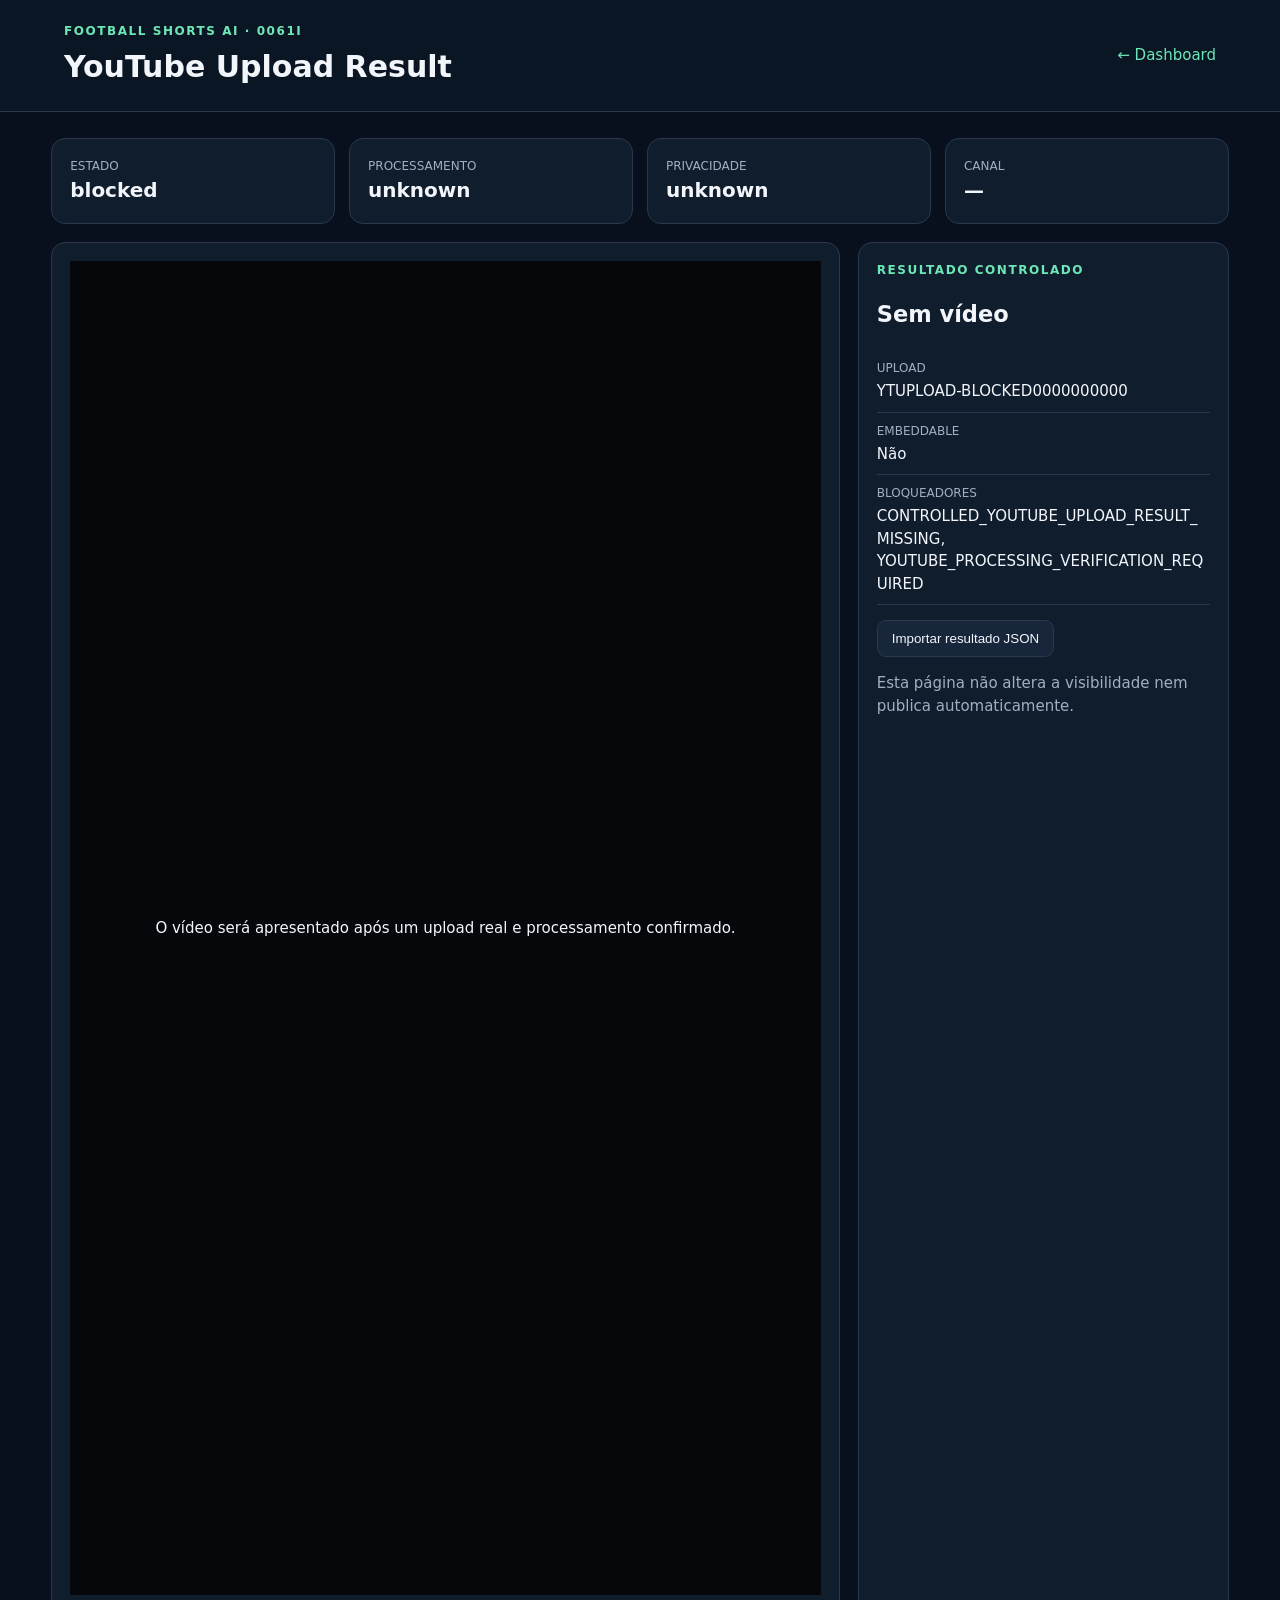
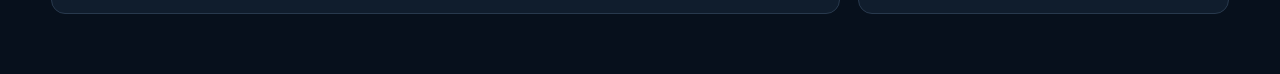
<file: dashboard/youtube-upload-result.html>
<!doctype html><html lang="pt-PT"><head><meta charset="utf-8"><meta name="viewport" content="width=device-width,initial-scale=1"><title>YouTube Upload Result</title><link rel="stylesheet" href="assets/video-preview.css"></head><body><header class="topbar"><div><p class="eyebrow">FOOTBALL SHORTS AI · 0061I</p><h1>YouTube Upload Result</h1></div><a href="index.html">← Dashboard</a></header><main><section class="status-grid"><article><span>Estado</span><strong id="state">NOT_LOADED</strong></article><article><span>Processamento</span><strong id="processing">—</strong></article><article><span>Privacidade</span><strong id="privacy">—</strong></article><article><span>Canal</span><strong id="channel">—</strong></article></section><section class="player-grid"><article class="player-panel"><div id="youtubePlayer" style="aspect-ratio:9/16;background:#05070a;display:grid;place-items:center"><p>O vídeo será apresentado após um upload real e processamento confirmado.</p></div></article><aside class="panel"><p class="eyebrow">RESULTADO CONTROLADO</p><h2 id="videoId">Sem vídeo</h2><img id="thumbnail" alt="Thumbnail do vídeo" style="width:100%;display:none"><dl><div><dt>Upload</dt><dd id="uploadId">—</dd></div><div><dt>Embeddable</dt><dd id="embeddable">—</dd></div><div><dt>Bloqueadores</dt><dd id="blockers">—</dd></div></dl><a id="watchLink" href="#" target="_blank" rel="noopener" hidden>Abrir no YouTube</a><button id="importButton" type="button">Importar resultado JSON</button><input id="fileInput" type="file" accept="application/json" hidden><p class="message">Esta página não altera a visibilidade nem publica automaticamente.</p></aside></section></main><script src="assets/youtube-upload-result.js"></script></body></html>
</file>
<file: dashboard/assets/ai-director-review.css>
:root{font-family:Inter,system-ui,sans-serif;color:#eef3f8;background:#071018;color-scheme:dark}*{box-sizing:border-box}body{margin:0;background:linear-gradient(180deg,#071018,#0b1621);min-height:100vh}.topbar{display:flex;justify-content:space-between;align-items:center;padding:28px 36px;border-bottom:1px solid #22313f;background:#0a141d}.eyebrow{margin:0 0 6px;color:#7fa8c3;font-size:12px;letter-spacing:.15em}.topbar h1,.panel h2{margin:0}.back,button{border:1px solid #345267;border-radius:8px;background:#102433;color:#eef3f8;padding:10px 14px;text-decoration:none;cursor:pointer}button:disabled{opacity:.45;cursor:not-allowed}main{padding:28px 36px;display:grid;gap:24px}.status-grid{display:grid;grid-template-columns:repeat(4,minmax(0,1fr));gap:14px}.status-grid article,.panel{border:1px solid #223746;background:#0d1a24;border-radius:12px;padding:20px}.status-grid span{display:block;color:#8ba3b5;font-size:12px;text-transform:uppercase}.status-grid strong{display:block;margin-top:8px;font-size:20px}.panel-head{display:flex;align-items:center;justify-content:space-between;gap:16px}.variant-grid{display:grid;grid-template-columns:repeat(4,minmax(0,1fr));gap:14px;margin-top:18px}.variant{border:1px solid #29475a;border-radius:10px;padding:16px;background:#0a1620}.variant.selected{outline:2px solid #8eb8d1}.variant h3{margin:0 0 8px}.metric{display:flex;justify-content:space-between;padding:5px 0;color:#afc2cf}.two-column{display:grid;grid-template-columns:2fr 1fr;gap:24px}.timeline{display:grid;gap:10px;margin-top:18px}.beat{display:grid;grid-template-columns:100px 1fr 110px;gap:12px;padding:12px;border:1px solid #29475a;border-radius:8px}.beat p{margin:0}.beat small{color:#8ba3b5}aside{border-left:1px solid #29404f;padding-left:24px}label{display:grid;gap:7px;margin:15px 0;color:#a9bdca}input,textarea{width:100%;border:1px solid #345267;border-radius:8px;background:#07131c;color:#eef3f8;padding:10px}.decision-row{display:grid;grid-template-columns:1fr;gap:8px;margin-bottom:12px}.message{color:#9fb4c2;font-size:13px}@media(max-width:900px){.status-grid,.variant-grid{grid-template-columns:1fr 1fr}.two-column{grid-template-columns:1fr}aside{border-left:0;border-top:1px solid #29404f;padding:20px 0 0}}@media(max-width:560px){main,.topbar{padding:20px}.status-grid,.variant-grid{grid-template-columns:1fr}.beat{grid-template-columns:1fr}}
</file>
<file: dashboard/assets/editorial-review.css>
:root {
  color-scheme: dark;
  --bg: #071018;
  --panel: #0d1923;
  --panel-2: #122332;
  --line: #243746;
  --text: #edf6fb;
  --muted: #91a8b8;
  --accent: #4dd4ac;
  --warning: #f2b84b;
  --danger: #ff6b70;
}
* { box-sizing: border-box; }
body { margin: 0; min-height: 100vh; font-family: Inter, ui-sans-serif, system-ui, sans-serif; background: radial-gradient(circle at top right, #102b3d 0, var(--bg) 36rem); color: var(--text); }
a { color: var(--accent); text-decoration: none; }
button, select, textarea, .file-button { font: inherit; }
.topbar { padding: 28px clamp(18px, 4vw, 56px); display: flex; justify-content: space-between; gap: 24px; border-bottom: 1px solid var(--line); background: rgba(7,16,24,.9); }
.topbar h1 { margin: 3px 0 8px; font-size: clamp(26px, 4vw, 44px); }
.topbar p { margin: 0; color: var(--muted); max-width: 820px; }
.topbar nav { display: flex; flex-wrap: wrap; gap: 16px; align-items: flex-start; }
.eyebrow { letter-spacing: .15em; font-size: 11px; font-weight: 800; color: var(--accent) !important; }
.review-shell { width: min(1500px, calc(100% - 32px)); margin: 26px auto 60px; }
.panel, .score-card { border: 1px solid var(--line); background: linear-gradient(180deg, rgba(18,35,50,.96), rgba(10,24,34,.96)); border-radius: 14px; box-shadow: 0 20px 50px rgba(0,0,0,.22); }
.score-grid { display: grid; grid-template-columns: repeat(5, minmax(0,1fr)); gap: 12px; margin-bottom: 16px; }
.score-card { padding: 18px; display: flex; flex-direction: column; gap: 6px; }
.score-card span { color: var(--muted); font-size: 11px; letter-spacing: .1em; }
.score-card strong { font-size: 27px; }
.score-card small { color: var(--muted); }
.status { font-size: 15px !important; }
.status.ok { color: var(--accent); }
.status.warning { color: var(--warning); }
.status.danger { color: var(--danger); }
.toolbar { padding: 20px; display: grid; grid-template-columns: 1fr auto; gap: 12px 20px; margin-bottom: 16px; }
.toolbar h2, .section-heading h2 { margin: 2px 0 0; }
.toolbar-actions { display: flex; align-items: center; flex-wrap: wrap; gap: 10px; }
.helper { grid-column: 1/-1; color: var(--muted); margin: 0; }
button, .file-button { border: 1px solid var(--accent); border-radius: 9px; padding: 10px 14px; background: var(--accent); color: #062018; font-weight: 800; cursor: pointer; }
button.secondary, .file-button { background: transparent; color: var(--text); border-color: var(--line); }
button:disabled { opacity: .42; cursor: not-allowed; }
.file-button input { display: none; }
.workspace-grid { display: grid; grid-template-columns: minmax(0, 1fr) 360px; gap: 16px; align-items: start; }
.sequence-panel, .inspector { padding: 20px; }
.inspector { position: sticky; top: 16px; }
.section-heading { display: flex; justify-content: space-between; gap: 16px; align-items: center; margin-bottom: 16px; }
.pill { padding: 6px 9px; border-radius: 999px; background: rgba(77,212,172,.1); color: var(--accent); border: 1px solid rgba(77,212,172,.3); font-size: 12px; }
.scene-list { display: grid; gap: 12px; }
.scene-card { border: 1px solid var(--line); background: rgba(5,15,22,.52); border-radius: 12px; overflow: hidden; }
.scene-head { display: grid; grid-template-columns: 58px 1fr auto; gap: 12px; align-items: center; padding: 14px; border-bottom: 1px solid var(--line); }
.scene-order { font-size: 24px; font-weight: 900; color: var(--accent); }
.scene-title h3 { margin: 0 0 5px; }
.scene-title p { margin: 0; color: var(--muted); }
.scene-score { text-align: right; }
.scene-score strong { display: block; font-size: 22px; }
.scene-body { display: grid; grid-template-columns: 1fr 1fr; gap: 14px; padding: 14px; }
.meta-grid { display: grid; grid-template-columns: repeat(2,minmax(0,1fr)); gap: 8px; }
.meta-item { background: var(--panel-2); padding: 9px; border-radius: 8px; }
.meta-item span { display: block; color: var(--muted); font-size: 11px; }
.alternatives { display: grid; gap: 7px; }
.alt-button { display: flex; justify-content: space-between; width: 100%; background: transparent; color: var(--text); border-color: var(--line); font-weight: 600; text-align: left; }
.alt-button.selected { border-color: var(--accent); background: rgba(77,212,172,.08); }
.rights-ok { color: var(--accent); }
.rights-blocked { color: var(--danger); }
.inspector label { display: grid; gap: 7px; margin-bottom: 15px; color: var(--muted); }
select, textarea { width: 100%; border: 1px solid var(--line); border-radius: 9px; background: #07131c; color: var(--text); padding: 11px; }
.inspector button { width: 100%; margin-top: 9px; }
.blockers { margin: 14px 0; }
.blocker { border-left: 3px solid var(--danger); background: rgba(255,107,112,.08); color: #ffc5c7; padding: 9px; margin-bottom: 7px; font-size: 13px; }
.safety-note { color: var(--muted); font-size: 12px; line-height: 1.5; }
.empty-state { padding: 50px 20px; text-align: center; color: var(--muted); }
.empty-state h3 { color: var(--text); }
@media (max-width: 1000px) { .score-grid { grid-template-columns: repeat(2,minmax(0,1fr)); } .workspace-grid { grid-template-columns: 1fr; } .inspector { position: static; } }
@media (max-width: 680px) { .topbar { flex-direction: column; } .review-shell { width: min(100% - 18px,1500px); } .score-grid { grid-template-columns: 1fr; } .toolbar { grid-template-columns: 1fr; } .scene-body { grid-template-columns: 1fr; } .scene-head { grid-template-columns: 42px 1fr; } .scene-score { grid-column: 2; text-align: left; } }
</file>
<file: dashboard/assets/video-preview.css>
:root{color-scheme:dark;--bg:#07101c;--panel:#101d2d;--line:#28394d;--text:#f2f6fb;--muted:#9fb0c3;--accent:#6ee7b7;--warn:#fbbf24}*{box-sizing:border-box}body{margin:0;background:var(--bg);color:var(--text);font:15px/1.5 Inter,system-ui,sans-serif}.topbar{display:flex;justify-content:space-between;align-items:center;padding:22px 5vw;border-bottom:1px solid var(--line);background:#0b1625}.topbar h1{margin:0}.topbar a{color:var(--accent);text-decoration:none}.eyebrow{margin:0 0 4px;color:var(--accent);font-size:12px;font-weight:800;letter-spacing:.13em}main{width:min(1280px,92vw);margin:26px auto 60px}.status-grid{display:grid;grid-template-columns:repeat(4,1fr);gap:14px;margin-bottom:18px}.status-grid article,.panel,.player-panel{background:var(--panel);border:1px solid var(--line);border-radius:14px;padding:18px}.status-grid span{display:block;color:var(--muted);font-size:12px;text-transform:uppercase}.status-grid strong{font-size:20px}.player-grid{display:grid;grid-template-columns:minmax(0,1.7fr) minmax(280px,.8fr);gap:18px;margin-bottom:18px}video{display:block;width:100%;max-height:68vh;aspect-ratio:9/16;background:#000;border-radius:12px;object-fit:contain}.controls{display:flex;gap:10px;align-items:center;flex-wrap:wrap;margin-top:14px}button{border:1px solid var(--line);border-radius:9px;background:#17263a;color:var(--text);padding:10px 14px;cursor:pointer}button:hover{border-color:var(--accent)}label{color:var(--muted)}.progress{height:7px;margin-top:14px;border-radius:999px;background:#26364b;overflow:hidden}.progress div{height:100%;width:0;background:var(--accent)}dl div{padding:9px 0;border-bottom:1px solid var(--line)}dt{font-size:12px;color:var(--muted);text-transform:uppercase}dd{margin:3px 0 0;word-break:break-word}.message{color:var(--muted)}.timeline{display:flex;gap:9px;overflow-x:auto;padding-bottom:8px}.timeline-item{min-width:150px;text-align:left}.timeline-item span{display:block;color:var(--muted);font-size:12px}.timeline-item.active{border-color:var(--accent);box-shadow:0 0 0 1px var(--accent) inset}@media(max-width:800px){.status-grid{grid-template-columns:1fr 1fr}.player-grid{grid-template-columns:1fr}main{width:94vw}}
</file>
<file: dashboard/assets/timeline-studio.css>
:root {
  color-scheme: dark;
  --bg: #07101c;
  --panel: #0d1928;
  --panel-2: #122236;
  --border: #253850;
  --text: #f4f7fb;
  --muted: #93a4b8;
  --accent: #39d98a;
  --warning: #ffbd59;
  --danger: #ff6b6b;
}
* { box-sizing: border-box; }
body { margin: 0; min-height: 100vh; background: linear-gradient(180deg, #07101c, #091421); color: var(--text); font: 15px/1.5 Inter, ui-sans-serif, system-ui, sans-serif; }
a { color: inherit; }
.topbar { display: flex; justify-content: space-between; gap: 2rem; padding: 1.4rem clamp(1rem, 4vw, 3rem); border-bottom: 1px solid var(--border); background: rgba(7,16,28,.94); position: sticky; top: 0; z-index: 10; backdrop-filter: blur(14px); }
.topbar h1, .section-heading h2 { margin: .15rem 0; }
.topbar p { margin: 0; color: var(--muted); }
.topbar nav { display: flex; flex-wrap: wrap; align-items: center; gap: .7rem; }
.topbar nav a { text-decoration: none; border: 1px solid var(--border); border-radius: 999px; padding: .55rem .85rem; }
.eyebrow, .label { color: var(--accent); font-size: .72rem; font-weight: 800; letter-spacing: .12em; }
.studio-shell { width: min(1500px, calc(100% - 2rem)); margin: 1.4rem auto 3rem; }
.panel { background: linear-gradient(180deg, var(--panel), #0a1624); border: 1px solid var(--border); border-radius: 18px; padding: 1rem; box-shadow: 0 18px 45px rgba(0,0,0,.18); }
.summary-panel { display: grid; grid-template-columns: repeat(4, minmax(0,1fr)); gap: .8rem; margin-bottom: 1rem; }
.summary-panel > div { background: var(--panel-2); border: 1px solid var(--border); border-radius: 13px; padding: .9rem; display: grid; gap: .25rem; }
.workspace-grid { display: grid; grid-template-columns: minmax(0, 1fr) 340px; gap: 1rem; align-items: start; }
.section-heading { display: flex; justify-content: space-between; align-items: center; gap: 1rem; }
.helper, .safety-note { color: var(--muted); }
.timeline-list { display: grid; gap: .7rem; min-height: 180px; }
.timeline-card { display: grid; grid-template-columns: 42px minmax(0,1fr) auto; gap: .8rem; align-items: center; padding: .9rem; border: 1px solid var(--border); border-radius: 14px; background: var(--panel-2); cursor: grab; }
.timeline-card.dragging { opacity: .55; }
.timeline-index { width: 38px; height: 38px; display: grid; place-items: center; border-radius: 11px; background: #162d46; font-weight: 900; }
.timeline-copy h3 { margin: 0; }
.timeline-copy p, .timeline-copy small { margin: .2rem 0 0; color: var(--muted); }
.timeline-actions { display: flex; flex-wrap: wrap; justify-content: flex-end; gap: .4rem; }
.timeline-actions select { min-width: 105px; }
button, input, select { border: 1px solid var(--border); border-radius: 10px; background: #102137; color: var(--text); padding: .65rem .75rem; font: inherit; }
button { cursor: pointer; background: var(--accent); color: #04120b; font-weight: 800; }
button.secondary { background: transparent; color: var(--text); }
button.danger { background: transparent; color: var(--danger); border-color: rgba(255,107,107,.45); }
button:disabled { cursor: not-allowed; opacity: .45; }
.inspector { display: grid; gap: .85rem; position: sticky; top: 110px; }
.inspector label { display: grid; gap: .35rem; color: var(--muted); }
.status { border-radius: 999px; padding: .22rem .55rem; width: fit-content; }
.status.ready { color: var(--accent); background: rgba(57,217,138,.1); }
.status.warning { color: var(--warning); background: rgba(255,189,89,.1); }
.blockers { display: grid; gap: .45rem; }
.blocker { border-left: 3px solid var(--warning); padding: .55rem .7rem; background: rgba(255,189,89,.07); color: #ffd99a; }
.empty-state { min-height: 180px; display: grid; place-items: center; text-align: center; color: var(--muted); }
.empty-state h3 { color: var(--text); margin-bottom: 0; }
.badge { display: inline-block; border-radius: 999px; padding: .18rem .5rem; font-size: .72rem; font-weight: 800; }
.badge.ready { color: var(--accent); background: rgba(57,217,138,.12); }
.badge.reference { color: var(--warning); background: rgba(255,189,89,.12); }
@media (max-width: 900px) { .summary-panel { grid-template-columns: repeat(2,1fr); } .workspace-grid { grid-template-columns: 1fr; } .inspector { position: static; } }
@media (max-width: 620px) { .topbar { position: static; flex-direction: column; } .studio-shell { width: min(100% - 1rem, 1500px); } .summary-panel { grid-template-columns: 1fr; } .timeline-card { grid-template-columns: 34px 1fr; } .timeline-actions { grid-column: 1 / -1; justify-content: stretch; } .timeline-actions > * { flex: 1; } }
</file>
<file: dashboard/assets/video-library.css>
:root {
    color-scheme: dark;
    --background: #070b13;
    --surface: #0d1421;
    --surface-soft: #111a2a;
    --surface-elevated: #172237;
    --border: rgba(148, 163, 184, 0.18);
    --text: #f8fafc;
    --text-soft: #cbd5e1;
    --text-muted: #7f8da3;
    --primary: #7dd3fc;
    --success: #4ade80;
    --warning: #fbbf24;
    --danger: #fb7185;
}

* { box-sizing: border-box; }

body {
    min-height: 100vh;
    margin: 0;
    background:
        radial-gradient(circle at 20% 0%, rgba(56, 189, 248, 0.09), transparent 28rem),
        var(--background);
    color: var(--text);
    font-family: Inter, ui-sans-serif, system-ui, -apple-system, BlinkMacSystemFont, "Segoe UI", sans-serif;
}

button, input, select, a { font: inherit; }
a { color: inherit; text-decoration: none; }

.topbar {
    width: min(calc(100% - 40px), 1500px);
    min-height: 112px;
    margin: 0 auto;
    display: grid;
    grid-template-columns: 1fr auto 1fr;
    align-items: center;
    gap: 24px;
    border-bottom: 1px solid var(--border);
}

.topbar > div { text-align: center; }
.topbar h1, .section-heading h2 { margin: 0; }
.topbar h1 { font-size: clamp(28px, 4vw, 42px); letter-spacing: -0.04em; }

.back-link { color: var(--text-soft); font-weight: 700; }
.back-link:hover, .back-link:focus-visible { color: var(--primary); }
.generated-at { justify-self: end; color: var(--text-muted); font-size: 13px; }

.eyebrow {
    margin: 0 0 5px;
    color: var(--primary);
    font-size: 11px;
    font-weight: 800;
    letter-spacing: 0.14em;
    text-transform: uppercase;
}

.layout {
    width: min(calc(100% - 40px), 1500px);
    margin: 0 auto;
    padding: 32px 0 60px;
    display: grid;
    grid-template-columns: minmax(0, 1fr) minmax(340px, 460px);
    gap: 20px;
    align-items: start;
}

.library-panel, .player-panel, .error-panel {
    border: 1px solid var(--border);
    border-radius: 22px;
    background: linear-gradient(145deg, rgba(17, 26, 42, 0.97), rgba(12, 19, 32, 0.97));
    box-shadow: 0 24px 80px rgba(0, 0, 0, 0.34);
}

.library-panel, .player-panel { padding: clamp(22px, 3vw, 32px); }
.player-panel { position: sticky; top: 20px; }

.section-heading {
    display: flex;
    justify-content: space-between;
    align-items: flex-start;
    gap: 20px;
}
.section-heading h2 { font-size: 25px; letter-spacing: -0.025em; }

.count-badge, .status-badge {
    display: inline-flex;
    align-items: center;
    justify-content: center;
    min-height: 34px;
    padding: 7px 11px;
    border: 1px solid var(--border);
    border-radius: 999px;
    font-size: 12px;
    font-weight: 800;
    white-space: nowrap;
}

.status-success { color: var(--success); border-color: rgba(74, 222, 128, 0.3); }
.status-warning { color: var(--warning); border-color: rgba(251, 191, 36, 0.3); }
.status-danger { color: var(--danger); border-color: rgba(251, 113, 133, 0.3); }
.status-neutral { color: var(--text-muted); }

.toolbar {
    margin-top: 24px;
    display: grid;
    grid-template-columns: minmax(0, 1fr) 220px;
    gap: 12px;
}
.toolbar label { display: grid; gap: 7px; color: var(--text-muted); font-size: 12px; font-weight: 800; text-transform: uppercase; letter-spacing: .08em; }
.toolbar input, .toolbar select {
    width: 100%;
    min-height: 44px;
    padding: 0 13px;
    border: 1px solid var(--border);
    border-radius: 10px;
    background: var(--surface);
    color: var(--text);
}

.video-list { margin-top: 20px; display: grid; gap: 12px; }
.video-card {
    width: 100%;
    display: grid;
    grid-template-columns: 92px minmax(0, 1fr) auto;
    gap: 16px;
    align-items: center;
    padding: 14px;
    border: 1px solid var(--border);
    border-radius: 14px;
    background: rgba(13, 20, 33, 0.84);
    color: var(--text);
    text-align: left;
    cursor: pointer;
}
.video-card:hover, .video-card:focus-visible, .video-card[aria-current="true"] {
    border-color: rgba(125, 211, 252, 0.45);
    background: var(--surface-elevated);
    outline: none;
}
.video-thumbnail {
    aspect-ratio: 9 / 16;
    width: 72px;
    border-radius: 9px;
    overflow: hidden;
    display: grid;
    place-items: center;
    background: linear-gradient(160deg, rgba(56,189,248,.18), rgba(192,132,252,.12));
    color: var(--primary);
    font-size: 22px;
}
.video-thumbnail img { width: 100%; height: 100%; object-fit: cover; }
.video-copy { min-width: 0; }
.video-copy strong { display: block; font-size: 16px; overflow: hidden; text-overflow: ellipsis; white-space: nowrap; }
.video-copy span { display: block; margin-top: 5px; color: var(--text-muted); font-size: 13px; }
.video-meta { display: grid; justify-items: end; gap: 8px; }

.player-shell {
    margin-top: 22px;
    aspect-ratio: 9 / 16;
    max-height: 62vh;
    overflow: hidden;
    border: 1px solid var(--border);
    border-radius: 18px;
    background: #020408;
}
.player-shell video { width: 100%; height: 100%; object-fit: contain; background: #000; }
.player-placeholder {
    width: 100%; height: 100%; display: grid; place-content: center; gap: 10px; padding: 28px; text-align: center;
    color: var(--text-muted);
}
.player-placeholder strong { color: var(--text-soft); font-size: 19px; }

.video-actions {
    margin-top: 18px;
    display: grid;
    grid-template-columns: 1fr 1fr;
    gap: 10px;
}

.action-button {
    min-height: 43px;
    display: inline-flex;
    align-items: center;
    justify-content: center;
    padding: 10px 13px;
    border: 1px solid var(--border);
    border-radius: 10px;
    background: var(--surface);
    color: var(--text-soft);
    font-weight: 800;
    text-align: center;
    cursor: pointer;
}

.action-button:hover:not(.is-disabled),
.action-button:focus-visible:not(.is-disabled) {
    border-color: rgba(125, 211, 252, 0.45);
    background: var(--surface-elevated);
    color: var(--text);
    outline: none;
}

.action-primary {
    border-color: rgba(74, 222, 128, 0.3);
    color: var(--success);
}

.action-button:last-child { grid-column: 1 / -1; }
.action-button.is-disabled,
.action-button:disabled {
    opacity: .45;
    cursor: not-allowed;
    pointer-events: none;
}

.video-details { margin: 22px 0 0; display: grid; gap: 0; }
.video-details div { display: grid; grid-template-columns: 120px minmax(0, 1fr); gap: 14px; padding: 11px 0; border-bottom: 1px solid var(--border); }
.video-details dt { color: var(--text-muted); font-size: 12px; font-weight: 800; text-transform: uppercase; }
.video-details dd { margin: 0; color: var(--text-soft); overflow-wrap: anywhere; }
.player-message, .action-message { margin: 18px 0 0; color: var(--text-muted); }
.action-message { margin-top: 9px; font-size: 13px; }
.empty-state { margin: 22px 0 0; color: var(--text-muted); }
.error-panel { width: min(calc(100% - 40px), 1500px); margin: 0 auto 40px; padding: 24px; border-color: rgba(251, 113, 133, 0.34); }
.error-panel h2 { margin-top: 0; color: var(--danger); }

@media (max-width: 960px) {
    .topbar { grid-template-columns: 1fr; padding: 22px 0; text-align: center; }
    .topbar > div { order: -1; }
    .generated-at { justify-self: center; }
    .back-link { justify-self: center; }
    .layout { grid-template-columns: 1fr; }
    .player-panel { position: static; }
    .player-shell { max-height: none; }
}

@media (max-width: 620px) {
    .topbar, .layout, .error-panel { width: min(calc(100% - 24px), 1500px); }
    .toolbar, .video-actions { grid-template-columns: 1fr; }
    .action-button:last-child { grid-column: auto; }
    .video-card { grid-template-columns: 62px minmax(0, 1fr); }
    .video-thumbnail { width: 52px; }
    .video-meta { grid-column: 2; justify-items: start; }
    .video-details div { grid-template-columns: 1fr; gap: 4px; }
}
</file>
